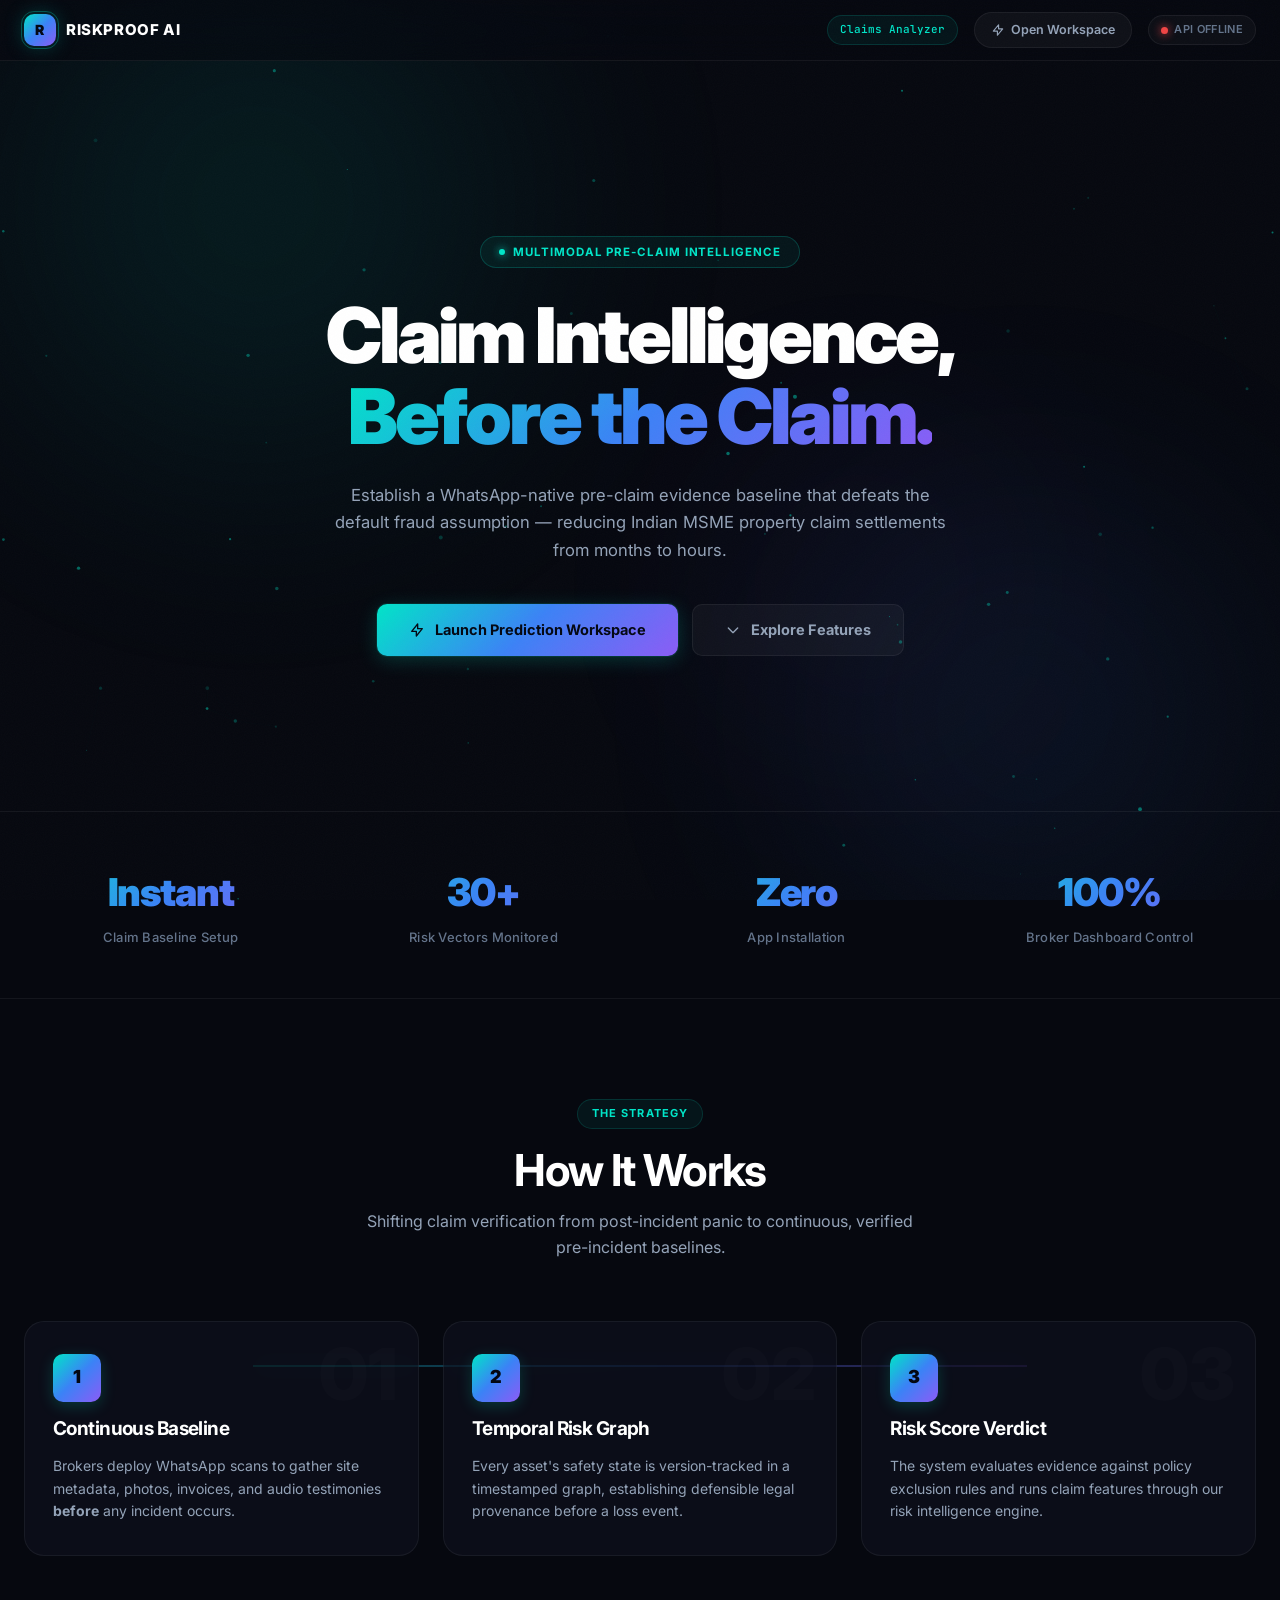
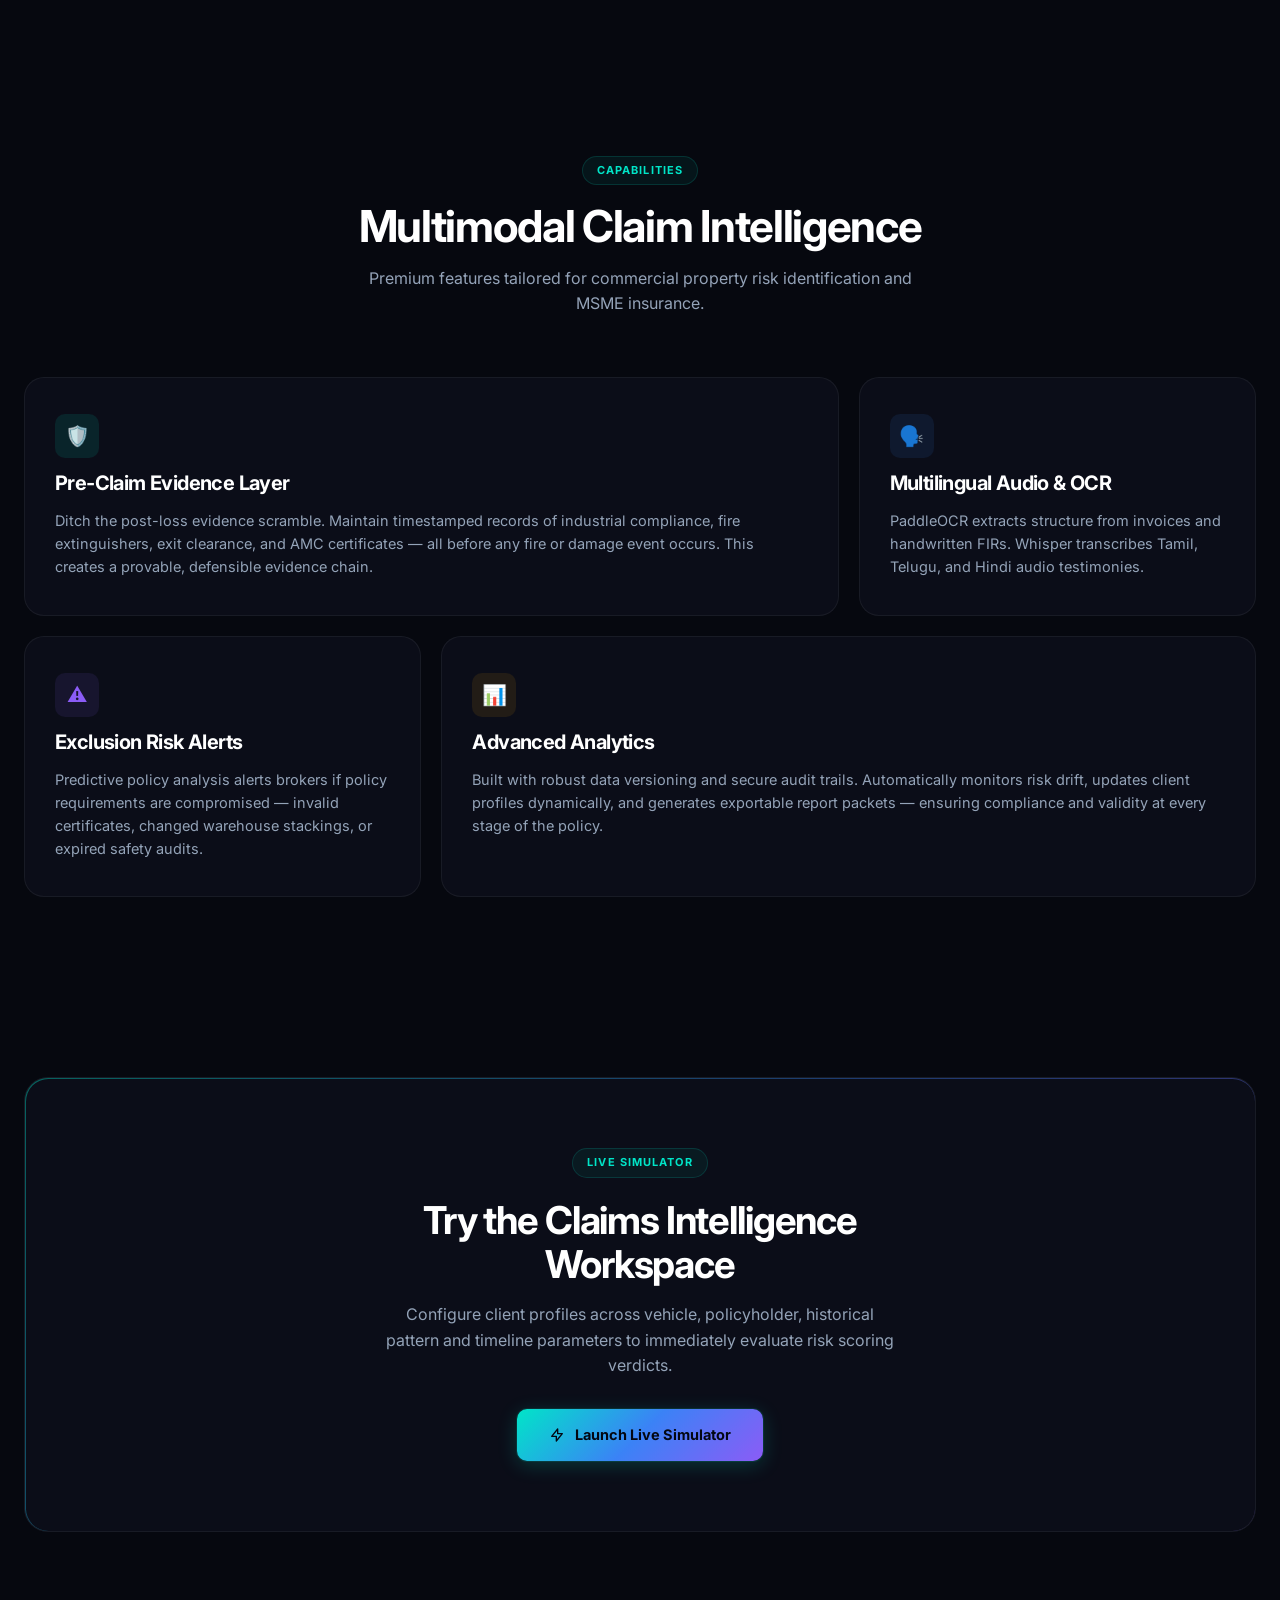
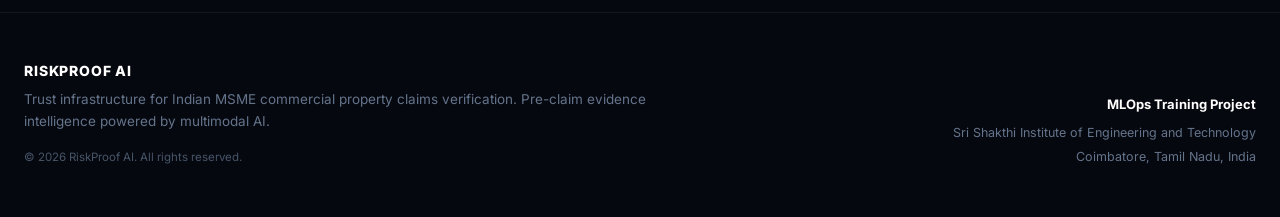
<file: Day 7/cilent/index.html>
<!DOCTYPE html>
<html lang="en">
<head>
  <meta charset="UTF-8" />
  <meta name="viewport" content="width=device-width, initial-scale=1.0" />
  <title>RiskProof AI — Pre-Claim Evidence Intelligence for Indian MSME Insurance</title>
  <meta name="description" content="RiskProof AI is a WhatsApp-native multimodal AI pipeline that transforms how Indian MSME insurance claims are evidenced. Pre-claim intelligence powered by Decision Tree ML models." />
  <link rel="preconnect" href="https://fonts.googleapis.com" />
  <link rel="preconnect" href="https://fonts.gstatic.com" crossorigin />
  <link href="https://fonts.googleapis.com/css2?family=Inter:wght@300;400;500;600;700;800;900&family=JetBrains+Mono:wght@400;500;600&display=swap" rel="stylesheet" />

  <link rel="stylesheet" href="app.css" />
</head>

<body>

  <!-- Ambient gradient mesh background -->
  <div class="ambient-mesh">
    <div class="mesh-orb mesh-orb-1"></div>
    <div class="mesh-orb mesh-orb-2"></div>
    <div class="mesh-orb mesh-orb-3"></div>
  </div>

  <!-- Particle canvas -->
  <canvas id="particleCanvas"></canvas>

  <!-- PAGE WRAPPER -->
  <div class="page-wrapper">

    <!-- ══════════════════════════════════════════════════════════════════════
         NAVIGATION
         ══════════════════════════════════════════════════════════════════════ -->
    <nav class="site-nav">
      <div class="container nav-inner">
        <div class="logo">
          <div class="logo-icon">R</div>
          <span>RiskProof AI</span>
        </div>
        <div class="nav-right">
          <span class="model-pill" id="modelBadge">Claims Analyzer</span>
          <a class="nav-link" id="navToggle" href="#workspace">
            <svg fill="none" viewBox="0 0 24 24" stroke="currentColor" stroke-width="2"><path stroke-linecap="round" stroke-linejoin="round" d="M13 10V3L4 14h7v7l9-11h-7z" /></svg>
            <span>Open Workspace</span>
          </a>
          <div class="status-pill offline" id="apiStatusBadge">
            <span class="status-dot"></span>
            <span class="status-text">Connecting…</span>
          </div>
        </div>
      </div>
    </nav>

    <!-- ══════════════════════════════════════════════════════════════════════
         VIEW A: LANDING PAGE
         ══════════════════════════════════════════════════════════════════════ -->
    <div id="landingView" class="view">

      <!-- HERO -->
      <section class="hero">
        <div class="container" style="display:flex;flex-direction:column;align-items:center;">
          <div class="hero-eyebrow reveal">
            <span class="dot"></span>
            Multimodal Pre-Claim Intelligence
          </div>
          <h1 class="hero-title reveal reveal-delay-1">
            Claim Intelligence,<br />
            <span class="gradient-text">Before the Claim.</span>
          </h1>
          <p class="hero-subtitle reveal reveal-delay-2">
            Establish a WhatsApp-native pre-claim evidence baseline that defeats the default fraud assumption — reducing Indian MSME property claim settlements from months to hours.
          </p>
          <div class="hero-actions reveal reveal-delay-3">
            <a class="btn btn-primary" href="#workspace">
              <svg fill="none" viewBox="0 0 24 24" stroke="currentColor" stroke-width="2"><path stroke-linecap="round" stroke-linejoin="round" d="M13 10V3L4 14h7v7l9-11h-7z" /></svg>
              Launch Prediction Workspace
            </a>
            <a class="btn btn-ghost" href="#features">
              <svg fill="none" viewBox="0 0 24 24" stroke="currentColor" stroke-width="2"><path stroke-linecap="round" stroke-linejoin="round" d="M19 9l-7 7-7-7" /></svg>
              Explore Features
            </a>
          </div>
        </div>
      </section>

      <!-- STATS BAR -->
      <section class="stats-bar reveal">
        <div class="container">
          <div class="stats-grid">
            <div class="stat-item">
              <span class="stat-value">Instant</span>
              <span class="stat-label">Claim Baseline Setup</span>
            </div>
            <div class="stat-item">
              <span class="stat-value">30+</span>
              <span class="stat-label">Risk Vectors Monitored</span>
            </div>
            <div class="stat-item">
              <span class="stat-value">Zero</span>
              <span class="stat-label">App Installation</span>
            </div>
            <div class="stat-item">
              <span class="stat-value">100%</span>
              <span class="stat-label">Broker Dashboard Control</span>
            </div>
          </div>
        </div>
      </section>

      <!-- HOW IT WORKS -->
      <section class="section" id="how-it-works">
        <div class="container">
          <div class="section-header reveal">
            <span class="section-tag">The Strategy</span>
            <h2 class="section-title">How It Works</h2>
            <p class="section-subtitle">Shifting claim verification from post-incident panic to continuous, verified pre-incident baselines.</p>
          </div>
          <div class="timeline-grid">
            <div class="timeline-step reveal reveal-delay-1">
              <div class="step-ghost-num">01</div>
              <div class="step-num">1</div>
              <h3>Continuous Baseline</h3>
              <p>Brokers deploy WhatsApp scans to gather site metadata, photos, invoices, and audio testimonies <strong>before</strong> any incident occurs.</p>
            </div>
            <div class="timeline-step reveal reveal-delay-2">
              <div class="step-ghost-num">02</div>
              <div class="step-num">2</div>
              <h3>Temporal Risk Graph</h3>
              <p>Every asset's safety state is version-tracked in a timestamped graph, establishing defensible legal provenance before a loss event.</p>
            </div>
            <div class="timeline-step reveal reveal-delay-3">
              <div class="step-ghost-num">03</div>
              <div class="step-num">3</div>
              <h3>Risk Score Verdict</h3>
              <p>The system evaluates evidence against policy exclusion rules and runs claim features through our risk intelligence engine.</p>
            </div>
          </div>
        </div>
      </section>

      <!-- FEATURES BENTO -->
      <section class="section" id="features">
        <div class="container">
          <div class="section-header reveal">
            <span class="section-tag">Capabilities</span>
            <h2 class="section-title">Multimodal Claim Intelligence</h2>
            <p class="section-subtitle">Premium features tailored for commercial property risk identification and MSME insurance.</p>
          </div>
          <div class="bento-grid">
            <div class="bento-card span-4 reveal reveal-delay-1">
              <div class="bento-icon teal">🛡️</div>
              <h3>Pre-Claim Evidence Layer</h3>
              <p>Ditch the post-loss evidence scramble. Maintain timestamped records of industrial compliance, fire extinguishers, exit clearance, and AMC certificates — all before any fire or damage event occurs. This creates a provable, defensible evidence chain.</p>
            </div>
            <div class="bento-card span-2 reveal reveal-delay-2">
              <div class="bento-icon blue">🗣️</div>
              <h3>Multilingual Audio & OCR</h3>
              <p>PaddleOCR extracts structure from invoices and handwritten FIRs. Whisper transcribes Tamil, Telugu, and Hindi audio testimonies.</p>
            </div>
            <div class="bento-card span-2 reveal reveal-delay-1">
              <div class="bento-icon violet">⚠️</div>
              <h3>Exclusion Risk Alerts</h3>
              <p>Predictive policy analysis alerts brokers if policy requirements are compromised — invalid certificates, changed warehouse stackings, or expired safety audits.</p>
            </div>
            <div class="bento-card span-4 reveal reveal-delay-2">
              <div class="bento-icon gold">📊</div>
              <h3>Advanced Analytics</h3>
              <p>Built with robust data versioning and secure audit trails. Automatically monitors risk drift, updates client profiles dynamically, and generates exportable report packets — ensuring compliance and validity at every stage of the policy.</p>
            </div>
          </div>
        </div>
      </section>

      <!-- CTA -->
      <section class="cta-section reveal">
        <div class="container">
          <div class="cta-banner">
            <span class="section-tag" style="margin-bottom:20px;">Live Simulator</span>
            <h2>Try the Claims Intelligence Workspace</h2>
            <p>Configure client profiles across vehicle, policyholder, historical pattern and timeline parameters to immediately evaluate risk scoring verdicts.</p>
            <a class="btn btn-primary" href="#workspace">
              <svg fill="none" viewBox="0 0 24 24" stroke="currentColor" stroke-width="2"><path stroke-linecap="round" stroke-linejoin="round" d="M13 10V3L4 14h7v7l9-11h-7z" /></svg>
              Launch Live Simulator
            </a>
          </div>
        </div>
      </section>

      <!-- FOOTER -->
      <footer class="site-footer">
        <div class="container">
          <div class="footer-grid">
            <div class="footer-brand">
              <h4>RiskProof AI</h4>
              <p>Trust infrastructure for Indian MSME commercial property claims verification. Pre-claim evidence intelligence powered by multimodal AI.</p>
              <p class="copyright">&copy; 2026 RiskProof AI. All rights reserved.</p>
            </div>
            <div class="footer-academic">
              <strong>MLOps Training Project</strong>
              <span>Sri Shakthi Institute of Engineering and Technology</span>
              <span>Coimbatore, Tamil Nadu, India</span>
            </div>
          </div>
        </div>
      </footer>

    </div><!-- /landingView -->


    <!-- ══════════════════════════════════════════════════════════════════════
         VIEW B: PREDICTION WORKSPACE
         ══════════════════════════════════════════════════════════════════════ -->
    <div id="workspaceView" class="view hidden">
      <div class="container">
        <div class="workspace-layout">

          <!-- LEFT: Form Panel -->
          <section class="form-panel">
            <div class="ws-header">
              <h1>Claim Intelligence Workspace</h1>
              <p>Configure client claim parameters below to run the risk classification engine.</p>
            </div>

            <form id="riskForm">

              <!-- Section 1: Vehicle Information -->
              <div class="accordion-card expanded" id="section-vehicle">
                <div class="accordion-trigger">
                  <div class="accordion-trigger-left">
                    <span class="accordion-icon">🚗</span>
                    <h3>Vehicle Information</h3>
                  </div>
                  <svg class="accordion-chevron" fill="none" viewBox="0 0 24 24" stroke="currentColor"><path stroke-linecap="round" stroke-linejoin="round" stroke-width="2.5" d="M19 9l-7 7-7-7" /></svg>
                </div>
                <div class="accordion-body">
                  <div class="fields-grid">
                    <div class="field">
                      <span class="field-label">Vehicle Make</span>
                      <select id="Make" name="Make" class="field-select"></select>
                    </div>
                    <div class="field">
                      <span class="field-label">Vehicle Category</span>
                      <select id="VehicleCategory" name="VehicleCategory" class="field-select"></select>
                    </div>
                    <div class="field">
                      <span class="field-label">Vehicle Age</span>
                      <select id="AgeOfVehicle" name="AgeOfVehicle" class="field-select"></select>
                    </div>
                    <div class="field">
                      <span class="field-label">Vehicle Price Class</span>
                      <select id="VehiclePrice" name="VehiclePrice" class="field-select"></select>
                    </div>
                    <div class="field">
                      <span class="field-label">Vehicles Insured</span>
                      <select id="NumberOfCars" name="NumberOfCars" class="field-select"></select>
                    </div>
                    <div class="field">
                      <span class="field-label">Deductible Limit</span>
                      <select id="Deductible" name="Deductible" class="field-select"></select>
                    </div>
                  </div>
                </div>
              </div>

              <!-- Section 2: Policy Holder Profile -->
              <div class="accordion-card" id="section-holder">
                <div class="accordion-trigger">
                  <div class="accordion-trigger-left">
                    <span class="accordion-icon">👤</span>
                    <h3>Policy Holder Profile</h3>
                  </div>
                  <svg class="accordion-chevron" fill="none" viewBox="0 0 24 24" stroke="currentColor"><path stroke-linecap="round" stroke-linejoin="round" stroke-width="2.5" d="M19 9l-7 7-7-7" /></svg>
                </div>
                <div class="accordion-body">
                  <div class="fields-grid">
                    <div class="field">
                      <span class="field-label">Exact Age</span>
                      <input id="Age" name="Age" type="number" min="16" max="90" value="35" class="field-input" />
                    </div>
                    <div class="field">
                      <span class="field-label">Age Bracket</span>
                      <select id="AgeOfPolicyHolder" name="AgeOfPolicyHolder" class="field-select"></select>
                    </div>
                    <div class="field">
                      <span class="field-label">Sex</span>
                      <select id="Sex" name="Sex" class="field-select"></select>
                    </div>
                    <div class="field">
                      <span class="field-label">Marital Status</span>
                      <select id="MaritalStatus" name="MaritalStatus" class="field-select"></select>
                    </div>
                    <div class="field">
                      <span class="field-label">Driver Rating</span>
                      <select id="DriverRating" name="DriverRating" class="field-select"></select>
                    </div>
                  </div>
                </div>
              </div>

              <!-- Section 3: Claim Specifications -->
              <div class="accordion-card" id="section-claim">
                <div class="accordion-trigger">
                  <div class="accordion-trigger-left">
                    <span class="accordion-icon">📋</span>
                    <h3>Claim Specifications</h3>
                  </div>
                  <svg class="accordion-chevron" fill="none" viewBox="0 0 24 24" stroke="currentColor"><path stroke-linecap="round" stroke-linejoin="round" stroke-width="2.5" d="M19 9l-7 7-7-7" /></svg>
                </div>
                <div class="accordion-body">
                  <div class="fields-grid">
                    <div class="field">
                      <span class="field-label">Expressed Fault</span>
                      <select id="Fault" name="Fault" class="field-select"></select>
                    </div>
                    <div class="field">
                      <span class="field-label">Policy Type</span>
                      <select id="PolicyType" name="PolicyType" class="field-select"></select>
                    </div>
                    <div class="field">
                      <span class="field-label">Accident Area</span>
                      <select id="AccidentArea" name="AccidentArea" class="field-select"></select>
                    </div>
                    <div class="field">
                      <span class="field-label">Police Report Filed</span>
                      <select id="PoliceReportFiled" name="PoliceReportFiled" class="field-select"></select>
                    </div>
                    <div class="field">
                      <span class="field-label">Witness Present</span>
                      <select id="WitnessPresent" name="WitnessPresent" class="field-select"></select>
                    </div>
                    <div class="field">
                      <span class="field-label">Agent Type</span>
                      <select id="AgentType" name="AgentType" class="field-select"></select>
                    </div>
                  </div>
                </div>
              </div>

              <!-- Section 4: Historical Context & Timeline -->
              <div class="accordion-card" id="section-history">
                <div class="accordion-trigger">
                  <div class="accordion-trigger-left">
                    <span class="accordion-icon">📊</span>
                    <h3>Historical Context & Timeline</h3>
                  </div>
                  <svg class="accordion-chevron" fill="none" viewBox="0 0 24 24" stroke="currentColor"><path stroke-linecap="round" stroke-linejoin="round" stroke-width="2.5" d="M19 9l-7 7-7-7" /></svg>
                </div>
                <div class="accordion-body">
                  <div class="fields-grid">
                    <div class="field">
                      <span class="field-label">Past Claims Filed</span>
                      <select id="PastNumberOfClaims" name="PastNumberOfClaims" class="field-select"></select>
                    </div>
                    <div class="field">
                      <span class="field-label">Supplements Added</span>
                      <select id="NumberOfSuppliments" name="NumberOfSuppliments" class="field-select"></select>
                    </div>
                    <div class="field">
                      <span class="field-label">Address Change</span>
                      <select id="AddressChange_Claim" name="AddressChange_Claim" class="field-select"></select>
                    </div>
                    <div class="field">
                      <span class="field-label">Days: Policy → Accident</span>
                      <select id="Days_Policy_Accident" name="Days_Policy_Accident" class="field-select"></select>
                    </div>
                    <div class="field">
                      <span class="field-label">Days: Policy → Claim</span>
                      <select id="Days_Policy_Claim" name="Days_Policy_Claim" class="field-select"></select>
                    </div>
                    <div class="field">
                      <span class="field-label">Policy Year</span>
                      <select id="Year" name="Year" class="field-select"></select>
                    </div>
                    <div class="field">
                      <span class="field-label">Accident Month</span>
                      <select id="Month" name="Month" class="field-select"></select>
                    </div>
                    <div class="field">
                      <span class="field-label">Week of Month</span>
                      <input id="WeekOfMonth" name="WeekOfMonth" type="number" min="1" max="5" value="3" class="field-input" />
                    </div>
                    <div class="field">
                      <span class="field-label">Day of Week</span>
                      <select id="DayOfWeek" name="DayOfWeek" class="field-select"></select>
                    </div>
                    <div class="field">
                      <span class="field-label">Claim Month</span>
                      <select id="MonthClaimed" name="MonthClaimed" class="field-select"></select>
                    </div>
                    <div class="field">
                      <span class="field-label">Claim Week</span>
                      <input id="WeekOfMonthClaimed" name="WeekOfMonthClaimed" type="number" min="1" max="5" value="3" class="field-input" />
                    </div>
                    <div class="field">
                      <span class="field-label">Claim Day</span>
                      <select id="DayOfWeekClaimed" name="DayOfWeekClaimed" class="field-select"></select>
                    </div>
                  </div>
                </div>
              </div>

              <!-- Submit -->
              <div class="form-actions">
                <button class="btn btn-primary btn-submit" type="submit" id="submitBtn">
                  <span class="btn-spinner"></span>
                  <svg fill="none" viewBox="0 0 24 24" stroke="currentColor" stroke-width="2" style="width:16px;height:16px"><path stroke-linecap="round" stroke-linejoin="round" d="M13 10V3L4 14h7v7l9-11h-7z" /></svg>
                  Analyze Risk Score
                </button>
                <button class="btn btn-ghost" type="button" id="resetBtn">Reset</button>
              </div>

            </form>
          </section>

          <!-- RIGHT: Result Panel -->
          <aside class="result-panel">
            <div class="result-header">
              <h2>Model Analysis</h2>
            </div>

            <!-- Empty State -->
            <div id="resultState" class="empty-state">
              <svg fill="none" stroke="currentColor" stroke-width="1.5" viewBox="0 0 24 24">
                <path stroke-linecap="round" stroke-linejoin="round" d="M9.75 17L9 20l-1 1h8l-1-1-.75-3M3 13h18M5 17h14a2 2 0 002-2V5a2 2 0 00-2-2H5a2 2 0 00-2 2v10a2 2 0 002 2z" />
              </svg>
              <p>Configure the claim profile inputs and analyze risk score details.</p>
            </div>

            <!-- Result Card (hidden initially) -->
            <div id="resultCard" class="result-card hidden">
              <!-- Gauge -->
              <div class="gauge-wrap">
                <svg class="gauge-svg" viewBox="0 0 200 200">
                  <path class="gauge-track" d="M 10,100 A 90,90 0 0,1 190,100" />
                  <path class="gauge-fill" id="gaugeFill" d="M 10,100 A 90,90 0 0,1 190,100" />
                </svg>
                <div class="gauge-labels">
                  <span class="gauge-value" id="gaugeScoreValue">0%</span>
                  <span class="gauge-label">Risk Probability</span>
                </div>
              </div>

              <!-- Verdict -->
              <div class="verdict-badge low" id="riskVerdictBadge">Low-Risk Claim</div>

              <!-- Metrics -->
              <div class="metrics-row">
                <div class="metric-card">
                  <small>Assessment</small>
                  <strong id="valPrediction">-</strong>
                </div>
                <div class="metric-card">
                  <small>Risk Level</small>
                  <strong id="valRiskLevel">-</strong>
                </div>
                <div class="metric-card">
                  <small>Deductible</small>
                  <strong id="valDeductible">-</strong>
                </div>
              </div>

              <!-- Recommendation -->
              <div class="rec-box" id="recommendationBox">
                <h4>Broker Recommendation</h4>
                <p class="rec-text">-</p>
              </div>

              <!-- Export -->
              <button class="btn-export" type="button" id="exportBtn">
                ↓ Export Report Summary
              </button>
            </div>
          </aside>

        </div>
      </div>
    </div><!-- /workspaceView -->

  </div><!-- /page-wrapper -->


  <!-- ══════════════════════════════════════════════════════════════════════
       JAVASCRIPT ENGINE
       ══════════════════════════════════════════════════════════════════════ -->
  <script src="app.js" defer></script>

</body>
</html>
</file>
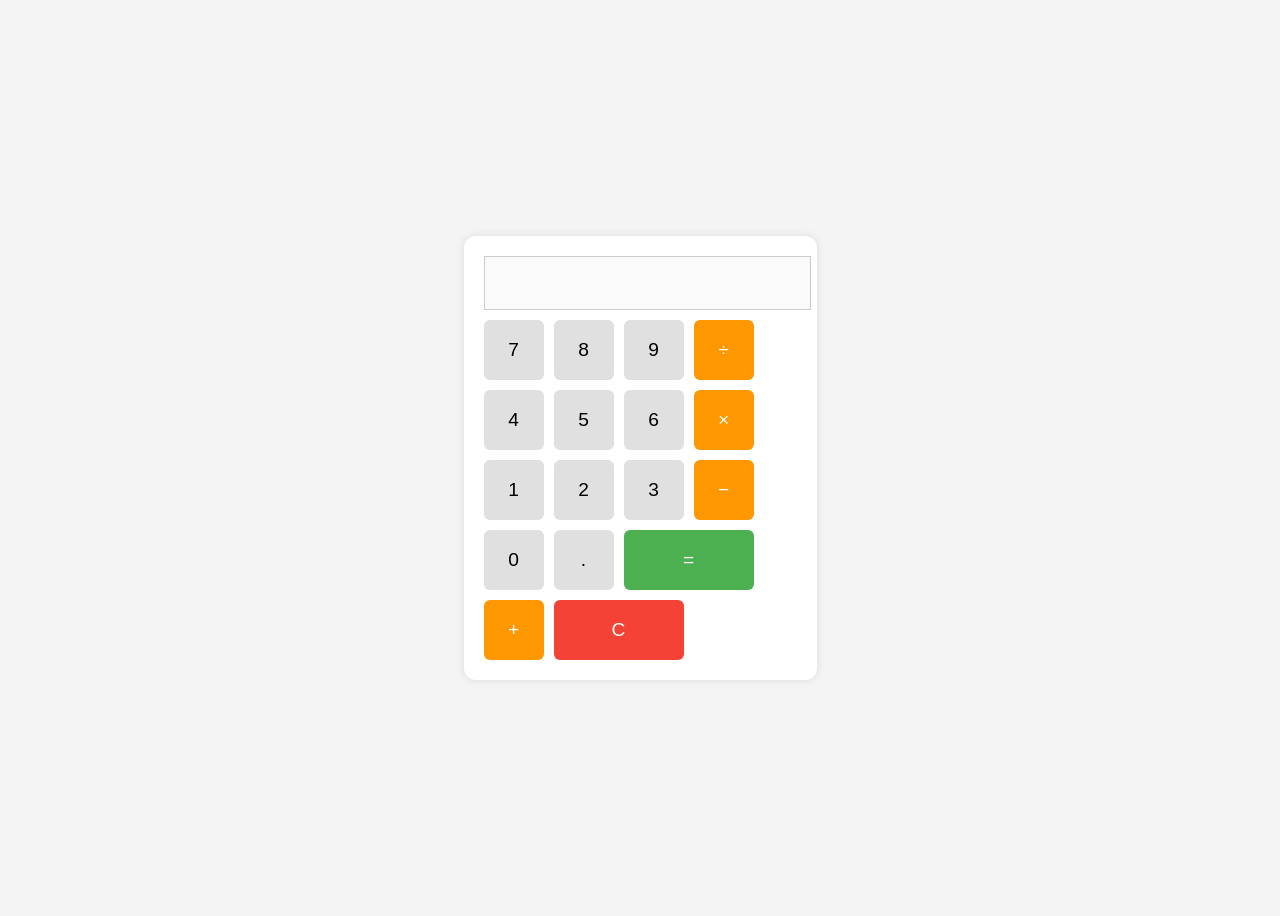
<file: Day 11/calculator.html>
<!doctype html>
<html lang="en">
  <head>
    <meta charset="UTF-8" />
    <meta name="viewport" content="width=device-width, initial-scale=1.0" />
    <title>Simple Calculator</title>
    <style>
      body {
        font-family: Arial, sans-serif;
        background: #f4f4f4;
        display: flex;
        justify-content: center;
        align-items: center;
        height: 100vh;
      }
      .calculator {
        background: white;
        padding: 20px;
        border-radius: 12px;
        box-shadow: 0 0 10px rgba(0, 0, 0, 0.1);
      }
      #result {
        width: 100%;
        height: 50px;
        font-size: 1.5rem;
        text-align: right;
        padding-right: 10px;
        margin-bottom: 10px;
        border: 1px solid #ccc;
      }
      .buttons {
        display: grid;
        grid-template-columns: repeat(4, 60px);
        gap: 10px;
      }
      .buttons button {
        height: 60px;
        font-size: 1.2rem;
        border: none;
        border-radius: 6px;
        background: #e0e0e0;
        cursor: pointer;
      }
      .buttons button.operator {
        background: #ff9800;
        color: white;
      }
      .buttons button.equal {
        background: #4caf50;
        color: white;
        grid-column: span 2;
      }
      .buttons button.clear {
        background: #f44336;
        color: white;
        grid-column: span 2;
      }
    </style>
  </head>
  <body>
    <div class="calculator">
      <input type="text" id="result" disabled />
      <div class="buttons">
        <button onclick="appendValue('7')">7</button>
        <button onclick="appendValue('8')">8</button>
        <button onclick="appendValue('9')">9</button>
        <button class="operator" onclick="appendValue('/')">÷</button>

        <button onclick="appendValue('4')">4</button>
        <button onclick="appendValue('5')">5</button>
        <button onclick="appendValue('6')">6</button>
        <button class="operator" onclick="appendValue('*')">×</button>

        <button onclick="appendValue('1')">1</button>
        <button onclick="appendValue('2')">2</button>
        <button onclick="appendValue('3')">3</button>
        <button class="operator" onclick="appendValue('-')">−</button>

        <button onclick="appendValue('0')">0</button>
        <button onclick="appendValue('.')">.</button>
        <button class="equal" onclick="calculate()">=</button>
        <button class="operator" onclick="appendValue('+')">+</button>

        <button class="clear" onclick="clearResult()">C</button>
      </div>
    </div>

    <script>
      // Get the result input element to manipulate its value
      const result = document.getElementById("result");
      // Function to append a value (number or operator) to the result input
      function appendValue(val) {
        result.value += val;
      }

      // Function to evaluate the expression in the result input and display the result
      function calculate() {
        try {
          result.value = eval(result.value);
        } catch {
          result.value = "Error";
        }
      }

      // Function to clear the result input
      function clearResult() {
        result.value = "";
      }
    </script>
  </body>
</html>
</file>
<file: Day 7/cilent/app.css>
/* ========================================================================
       DESIGN SYSTEM — Tokens & Reset
       ======================================================================== */
    *, *::before, *::after { box-sizing: border-box; margin: 0; padding: 0; }

    :root {
      /* Palette */
      --bg-deep: #06080f;
      --bg-surface: #0c0f1a;
      --bg-card: rgba(14, 17, 30, 0.65);
      --bg-card-hover: rgba(20, 24, 42, 0.75);
      --bg-input: rgba(0, 0, 0, 0.4);
      --border-subtle: rgba(255, 255, 255, 0.06);
      --border-medium: rgba(255, 255, 255, 0.1);
      --border-accent: rgba(0, 230, 200, 0.3);

      /* Accent System */
      --accent-primary: #00e5c8;
      --accent-blue: #3b82f6;
      --accent-violet: #8b5cf6;
      --accent-gold: #f59e0b;
      --gradient-main: linear-gradient(135deg, #00e5c8 0%, #3b82f6 50%, #8b5cf6 100%);
      --gradient-warm: linear-gradient(135deg, #f59e0b 0%, #ef4444 100%);
      --gradient-cool: linear-gradient(135deg, #00e5c8 0%, #06b6d4 100%);
      --glow-accent: rgba(0, 229, 200, 0.15);
      --glow-blue: rgba(59, 130, 246, 0.12);

      /* Text */
      --text-primary: #f1f5f9;
      --text-secondary: #94a3b8;
      --text-muted: #64748b;
      --text-dim: #475569;

      /* Semantic */
      --success: #10b981;
      --success-glow: rgba(16, 185, 129, 0.15);
      --danger: #ef4444;
      --danger-glow: rgba(239, 68, 68, 0.15);
      --warning: #f59e0b;

      /* Typography */
      --font-sans: 'Inter', -apple-system, BlinkMacSystemFont, 'Segoe UI', sans-serif;
      --font-mono: 'JetBrains Mono', 'Fira Code', monospace;

      /* Spacing & Radius */
      --radius-xs: 6px;
      --radius-sm: 10px;
      --radius-md: 14px;
      --radius-lg: 20px;
      --radius-xl: 24px;
      --radius-full: 9999px;

      /* Shadows */
      --shadow-sm: 0 2px 8px rgba(0, 0, 0, 0.3);
      --shadow-md: 0 8px 30px rgba(0, 0, 0, 0.4);
      --shadow-lg: 0 20px 60px rgba(0, 0, 0, 0.5);
      --shadow-glow: 0 0 40px rgba(0, 229, 200, 0.12);

      /* Transitions */
      --ease-out-expo: cubic-bezier(0.16, 1, 0.3, 1);
      --ease-spring: cubic-bezier(0.34, 1.56, 0.64, 1);
      --transition-fast: 0.2s var(--ease-out-expo);
      --transition-base: 0.35s var(--ease-out-expo);
      --transition-slow: 0.6s var(--ease-out-expo);
    }

    html { scroll-behavior: smooth; background: var(--bg-deep); }

    body {
      background: var(--bg-deep);
      color: var(--text-primary);
      font-family: var(--font-sans);
      line-height: 1.6;
      min-height: 100vh;
      overflow-x: hidden;
      -webkit-font-smoothing: antialiased;
      -moz-osx-font-smoothing: grayscale;
    }

    /* Noise texture overlay */
    body::after {
      content: '';
      position: fixed;
      inset: 0;
      background-image: url("data:image/svg+xml,%3Csvg xmlns='http://www.w3.org/2000/svg' width='300' height='300'%3E%3Cfilter id='n'%3E%3CfeTurbulence type='fractalNoise' baseFrequency='0.9' numOctaves='4' stitchTiles='stitch'/%3E%3C/filter%3E%3Crect width='300' height='300' filter='url(%23n)' opacity='0.025'/%3E%3C/svg%3E");
      pointer-events: none;
      z-index: 9999;
    }

    /* Scrollbar */
    ::-webkit-scrollbar { width: 6px; }
    ::-webkit-scrollbar-track { background: transparent; }
    ::-webkit-scrollbar-thumb { background: rgba(255, 255, 255, 0.08); border-radius: 100px; }
    ::-webkit-scrollbar-thumb:hover { background: rgba(0, 229, 200, 0.3); }

    /* Typography */
    h1, h2, h3, h4, h5, h6 {
      font-family: var(--font-sans);
      font-weight: 700;
      letter-spacing: -0.03em;
      color: #fff;
      line-height: 1.15;
    }

    a { color: var(--accent-primary); text-decoration: none; transition: var(--transition-fast); }
    a:hover { color: #fff; }

    /* ========================================================================
       PARTICLE CANVAS
       ======================================================================== */
    #particleCanvas {
      position: fixed;
      top: 0; left: 0;
      width: 100%; height: 100%;
      z-index: 0;
      pointer-events: none;
    }

    /* Ambient gradient mesh — fixed behind content */
    .ambient-mesh {
      position: fixed;
      inset: 0;
      z-index: 0;
      pointer-events: none;
      overflow: hidden;
    }

    .mesh-orb {
      position: absolute;
      border-radius: 50%;
      filter: blur(120px);
      opacity: 0.12;
      animation: meshFloat 30s ease-in-out infinite alternate;
    }

    .mesh-orb-1 {
      width: 60vw; height: 60vw;
      top: -20%; left: -10%;
      background: radial-gradient(circle, var(--accent-primary), transparent 70%);
    }

    .mesh-orb-2 {
      width: 50vw; height: 50vw;
      bottom: -15%; right: -5%;
      background: radial-gradient(circle, var(--accent-blue), transparent 70%);
      animation-delay: -10s;
      animation-direction: alternate-reverse;
    }

    .mesh-orb-3 {
      width: 35vw; height: 35vw;
      top: 40%; left: 50%;
      background: radial-gradient(circle, var(--accent-violet), transparent 70%);
      opacity: 0.07;
      animation-delay: -20s;
    }

    @keyframes meshFloat {
      0% { transform: translate(0, 0) scale(1); }
      33% { transform: translate(3%, 5%) scale(1.05); }
      66% { transform: translate(-4%, 2%) scale(0.97); }
      100% { transform: translate(2%, -3%) scale(1.02); }
    }

    /* ========================================================================
       LAYOUT SHELL
       ======================================================================== */
    .page-wrapper {
      position: relative;
      z-index: 1;
    }

    .container {
      width: min(1280px, calc(100% - 48px));
      margin: 0 auto;
    }

    .hidden { display: none !important; }

    /* ========================================================================
       TOP NAVIGATION
       ======================================================================== */
    .site-nav {
      position: sticky;
      top: 0;
      z-index: 100;
      padding: 12px 0;
      background: rgba(6, 8, 15, 0.7);
      backdrop-filter: blur(20px) saturate(1.4);
      -webkit-backdrop-filter: blur(20px) saturate(1.4);
      border-bottom: 1px solid var(--border-subtle);
    }

    .nav-inner {
      display: flex;
      align-items: center;
      justify-content: space-between;
      gap: 20px;
    }

    /* Logo */
    .logo {
      display: flex;
      align-items: center;
      gap: 10px;
      font-weight: 800;
      font-size: 15px;
      letter-spacing: 0.04em;
      text-transform: uppercase;
      color: #fff;
      cursor: default;
    }

    .logo-icon {
      position: relative;
      width: 32px; height: 32px;
      border-radius: var(--radius-sm);
      background: var(--gradient-main);
      display: flex;
      align-items: center;
      justify-content: center;
      font-size: 14px;
      font-weight: 900;
      color: #030712;
      box-shadow: 0 0 20px rgba(0, 229, 200, 0.25);
    }

    .logo-icon::after {
      content: '';
      position: absolute;
      inset: -3px;
      border-radius: calc(var(--radius-sm) + 3px);
      border: 1.5px solid rgba(0, 229, 200, 0.3);
      animation: logoPulse 3s ease-in-out infinite;
    }

    @keyframes logoPulse {
      0%, 100% { opacity: 0.4; transform: scale(1); }
      50% { opacity: 0.8; transform: scale(1.06); }
    }

    /* Nav right */
    .nav-right {
      display: flex;
      align-items: center;
      gap: 16px;
    }

    .nav-link {
      display: inline-flex;
      align-items: center;
      gap: 6px;
      padding: 7px 16px;
      border-radius: var(--radius-full);
      font-size: 12.5px;
      font-weight: 600;
      color: var(--text-secondary);
      background: rgba(255, 255, 255, 0.04);
      border: 1px solid var(--border-subtle);
      transition: var(--transition-fast);
      cursor: pointer;
      text-decoration: none;
    }

    .nav-link:hover {
      background: rgba(255, 255, 255, 0.08);
      color: #fff;
      border-color: var(--border-medium);
    }

    .nav-link svg { width: 14px; height: 14px; }

    /* Status badge */
    .status-pill {
      display: inline-flex;
      align-items: center;
      gap: 6px;
      padding: 5px 12px;
      border-radius: var(--radius-full);
      font-size: 11px;
      font-weight: 600;
      letter-spacing: 0.03em;
      text-transform: uppercase;
      background: rgba(255, 255, 255, 0.03);
      border: 1px solid var(--border-subtle);
      color: var(--text-muted);
    }

    .status-dot {
      width: 7px; height: 7px;
      border-radius: 50%;
      background: var(--text-muted);
      transition: var(--transition-base);
    }

    .status-pill.online .status-dot {
      background: var(--success);
      box-shadow: 0 0 8px var(--success);
    }

    .status-pill.offline .status-dot {
      background: var(--danger);
      box-shadow: 0 0 8px var(--danger);
    }

    /* Model badge */
    .model-pill {
      display: none;
      padding: 5px 12px;
      border-radius: var(--radius-full);
      font-family: var(--font-mono);
      font-size: 11px;
      font-weight: 500;
      color: var(--accent-primary);
      background: rgba(0, 229, 200, 0.06);
      border: 1px solid rgba(0, 229, 200, 0.15);
    }

    @media (min-width: 768px) {
      .model-pill { display: inline-flex; }
    }

    /* ========================================================================
       VIEW TRANSITIONS
       ======================================================================== */
    .view {
      animation: viewEnter 0.5s var(--ease-out-expo) both;
    }

    @keyframes viewEnter {
      from { opacity: 0; transform: translateY(16px); }
      to { opacity: 1; transform: translateY(0); }
    }

    /* ========================================================================
       SCROLL REVEAL SYSTEM
       ======================================================================== */
    .reveal {
      opacity: 0;
      transform: translateY(40px);
      transition: opacity 0.9s var(--ease-out-expo), transform 0.9s var(--ease-out-expo);
    }

    .reveal.visible {
      opacity: 1;
      transform: translateY(0);
    }

    .reveal-delay-1 { transition-delay: 0.1s; }
    .reveal-delay-2 { transition-delay: 0.2s; }
    .reveal-delay-3 { transition-delay: 0.3s; }
    .reveal-delay-4 { transition-delay: 0.4s; }

    /* ========================================================================
       HERO SECTION
       ======================================================================== */
    .hero {
      min-height: calc(90vh - 60px);
      display: flex;
      flex-direction: column;
      justify-content: center;
      align-items: center;
      text-align: center;
      padding: 80px 0 60px;
      position: relative;
    }

    .hero-eyebrow {
      display: inline-flex;
      align-items: center;
      gap: 8px;
      padding: 6px 18px;
      border-radius: var(--radius-full);
      font-size: 11.5px;
      font-weight: 700;
      letter-spacing: 0.08em;
      text-transform: uppercase;
      color: var(--accent-primary);
      background: rgba(0, 229, 200, 0.06);
      border: 1px solid rgba(0, 229, 200, 0.2);
      margin-bottom: 28px;
    }

    .hero-eyebrow .dot {
      width: 6px; height: 6px;
      border-radius: 50%;
      background: var(--accent-primary);
      box-shadow: 0 0 8px var(--accent-primary);
      animation: dotBlink 2s ease-in-out infinite;
    }

    @keyframes dotBlink {
      0%, 100% { opacity: 1; }
      50% { opacity: 0.3; }
    }

    .hero-title {
      font-size: clamp(42px, 6vw, 78px);
      font-weight: 900;
      letter-spacing: -0.04em;
      line-height: 1.05;
      max-width: 900px;
      margin-bottom: 24px;
    }

    .hero-title .gradient-text {
      background: var(--gradient-main);
      -webkit-background-clip: text;
      -webkit-text-fill-color: transparent;
      background-clip: text;
    }

    .hero-subtitle {
      font-size: clamp(16px, 1.3vw, 20px);
      line-height: 1.65;
      color: var(--text-secondary);
      max-width: 620px;
      margin-bottom: 40px;
    }

    .hero-actions {
      display: flex;
      gap: 14px;
      flex-wrap: wrap;
      justify-content: center;
    }

    /* Buttons */
    .btn {
      display: inline-flex;
      align-items: center;
      justify-content: center;
      gap: 10px;
      padding: 0 32px;
      height: 52px;
      border-radius: var(--radius-sm);
      font-size: 14.5px;
      font-weight: 700;
      cursor: pointer;
      border: none;
      outline: none;
      transition: all 0.3s var(--ease-out-expo);
      text-decoration: none;
      position: relative;
      overflow: hidden;
    }

    .btn-primary {
      background: var(--gradient-main);
      color: #030712;
      box-shadow: 0 4px 20px rgba(0, 229, 200, 0.2), 0 0 0 1px rgba(0, 229, 200, 0.1);
    }

    .btn-primary::before {
      content: '';
      position: absolute;
      inset: 0;
      background: linear-gradient(135deg, rgba(255,255,255,0.2) 0%, transparent 50%);
      opacity: 0;
      transition: opacity 0.3s;
    }

    .btn-primary:hover {
      transform: translateY(-2px);
      box-shadow: 0 8px 30px rgba(0, 229, 200, 0.35), 0 0 60px rgba(0, 229, 200, 0.1);
    }

    .btn-primary:hover::before { opacity: 1; }

    .btn-ghost {
      background: rgba(255, 255, 255, 0.04);
      color: var(--text-secondary);
      border: 1px solid var(--border-subtle);
    }

    .btn-ghost:hover {
      background: rgba(255, 255, 255, 0.08);
      color: #fff;
      border-color: var(--border-medium);
    }

    .btn svg { width: 16px; height: 16px; }

    /* ========================================================================
       STATS COUNTER BAR
       ======================================================================== */
    .stats-bar {
      padding: 50px 0;
      border-top: 1px solid var(--border-subtle);
      border-bottom: 1px solid var(--border-subtle);
    }

    .stats-grid {
      display: grid;
      grid-template-columns: repeat(4, 1fr);
      gap: 20px;
      text-align: center;
    }

    .stat-item {
      display: flex;
      flex-direction: column;
      gap: 4px;
    }

    .stat-value {
      font-family: var(--font-sans);
      font-size: clamp(28px, 3vw, 42px);
      font-weight: 900;
      letter-spacing: -0.03em;
      background: var(--gradient-main);
      -webkit-background-clip: text;
      -webkit-text-fill-color: transparent;
      background-clip: text;
    }

    .stat-label {
      font-size: 13px;
      font-weight: 500;
      color: var(--text-muted);
      letter-spacing: 0.02em;
    }

    /* ========================================================================
       SECTION HEADINGS
       ======================================================================== */
    .section { padding: 100px 0; }

    .section-header {
      text-align: center;
      margin-bottom: 60px;
    }

    .section-tag {
      display: inline-flex;
      align-items: center;
      gap: 6px;
      padding: 5px 14px;
      border-radius: var(--radius-full);
      font-size: 11px;
      font-weight: 700;
      letter-spacing: 0.1em;
      text-transform: uppercase;
      color: var(--accent-primary);
      background: rgba(0, 229, 200, 0.06);
      border: 1px solid rgba(0, 229, 200, 0.15);
      margin-bottom: 16px;
    }

    .section-title {
      font-size: clamp(28px, 3.5vw, 44px);
      margin-bottom: 14px;
    }

    .section-subtitle {
      font-size: 16px;
      color: var(--text-secondary);
      max-width: 550px;
      margin: 0 auto;
    }

    /* ========================================================================
       HOW IT WORKS — TIMELINE
       ======================================================================== */
    .timeline-grid {
      display: grid;
      grid-template-columns: repeat(3, 1fr);
      gap: 24px;
      position: relative;
    }

    /* Connecting line */
    .timeline-grid::before {
      content: '';
      position: absolute;
      top: 44px;
      left: calc(16.66% + 24px);
      right: calc(16.66% + 24px);
      height: 2px;
      background: linear-gradient(90deg, var(--accent-primary), var(--accent-blue), var(--accent-violet));
      opacity: 0.3;
      z-index: 0;
    }

    .timeline-step {
      position: relative;
      z-index: 1;
      background: var(--bg-card);
      backdrop-filter: blur(12px);
      border: 1px solid var(--border-subtle);
      border-radius: var(--radius-lg);
      padding: 32px 28px;
      display: flex;
      flex-direction: column;
      gap: 16px;
      transition: all 0.4s var(--ease-out-expo);
    }

    .timeline-step:hover {
      border-color: var(--border-accent);
      transform: translateY(-4px);
      box-shadow: var(--shadow-md), 0 0 30px rgba(0, 229, 200, 0.06);
    }

    .step-num {
      width: 48px; height: 48px;
      border-radius: var(--radius-sm);
      background: var(--gradient-main);
      display: flex;
      align-items: center;
      justify-content: center;
      font-weight: 900;
      font-size: 18px;
      color: #030712;
      box-shadow: 0 4px 15px rgba(0, 229, 200, 0.2);
    }

    .timeline-step h3 {
      font-size: 19px;
      font-weight: 700;
    }

    .timeline-step p {
      font-size: 14px;
      color: var(--text-secondary);
      line-height: 1.6;
    }

    .step-ghost-num {
      position: absolute;
      top: 16px;
      right: 20px;
      font-size: 72px;
      font-weight: 900;
      color: rgba(255, 255, 255, 0.015);
      line-height: 1;
      pointer-events: none;
    }

    /* ========================================================================
       BENTO FEATURES GRID
       ======================================================================== */
    .bento-grid {
      display: grid;
      grid-template-columns: repeat(6, 1fr);
      grid-template-rows: auto auto;
      gap: 20px;
    }

    .bento-card {
      background: var(--bg-card);
      backdrop-filter: blur(12px);
      border: 1px solid var(--border-subtle);
      border-radius: var(--radius-lg);
      padding: 36px 30px;
      display: flex;
      flex-direction: column;
      gap: 14px;
      transition: all 0.4s var(--ease-out-expo);
      position: relative;
      overflow: hidden;
    }

    .bento-card::before {
      content: '';
      position: absolute;
      top: 0; left: 0; right: 0;
      height: 2px;
      background: var(--gradient-main);
      opacity: 0;
      transition: opacity 0.4s;
    }

    .bento-card:hover {
      border-color: var(--border-accent);
      transform: translateY(-3px);
      box-shadow: var(--shadow-md), 0 0 30px rgba(0, 229, 200, 0.05);
    }

    .bento-card:hover::before { opacity: 1; }

    .bento-card.span-4 { grid-column: span 4; }
    .bento-card.span-3 { grid-column: span 3; }
    .bento-card.span-2 { grid-column: span 2; }

    .bento-icon {
      width: 44px; height: 44px;
      border-radius: var(--radius-sm);
      display: flex;
      align-items: center;
      justify-content: center;
      font-size: 20px;
    }

    .bento-icon.teal { background: rgba(0, 229, 200, 0.1); color: var(--accent-primary); }
    .bento-icon.blue { background: rgba(59, 130, 246, 0.1); color: var(--accent-blue); }
    .bento-icon.violet { background: rgba(139, 92, 246, 0.1); color: var(--accent-violet); }
    .bento-icon.gold { background: rgba(245, 158, 11, 0.1); color: var(--accent-gold); }

    .bento-card h3 {
      font-size: 20px;
      font-weight: 700;
    }

    .bento-card p {
      font-size: 14.5px;
      color: var(--text-secondary);
      line-height: 1.6;
    }

    /* ========================================================================
       CTA BANNER
       ======================================================================== */
    .cta-section {
      padding: 80px 0;
    }

    .cta-banner {
      position: relative;
      background: var(--bg-card);
      border: 1px solid var(--border-subtle);
      border-radius: var(--radius-xl);
      padding: 70px 50px;
      text-align: center;
      overflow: hidden;
    }

    .cta-banner::before {
      content: '';
      position: absolute;
      inset: -1px;
      border-radius: inherit;
      padding: 1.5px;
      background: var(--gradient-main);
      -webkit-mask: linear-gradient(#fff 0 0) content-box, linear-gradient(#fff 0 0);
      mask: linear-gradient(#fff 0 0) content-box, linear-gradient(#fff 0 0);
      -webkit-mask-composite: xor;
      mask-composite: exclude;
      opacity: 0.4;
      pointer-events: none;
    }

    .cta-banner h2 {
      font-size: clamp(26px, 3vw, 40px);
      margin-bottom: 16px;
      max-width: 600px;
      margin-left: auto; margin-right: auto;
    }

    .cta-banner p {
      font-size: 16px;
      color: var(--text-secondary);
      max-width: 520px;
      margin: 0 auto 30px;
    }

    /* ========================================================================
       FOOTER
       ======================================================================== */
    .site-footer {
      border-top: 1px solid var(--border-subtle);
      padding: 50px 0;
    }

    .footer-grid {
      display: grid;
      grid-template-columns: 1.2fr 1fr;
      gap: 40px;
    }

    .footer-brand h4 {
      font-size: 14px;
      font-weight: 800;
      letter-spacing: 0.06em;
      text-transform: uppercase;
      color: #fff;
      margin-bottom: 10px;
    }

    .footer-brand p {
      font-size: 13.5px;
      color: var(--text-muted);
      line-height: 1.6;
    }

    .footer-brand .copyright {
      font-size: 11.5px;
      color: var(--text-dim);
      margin-top: 16px;
    }

    .footer-academic {
      text-align: right;
      display: flex;
      flex-direction: column;
      justify-content: flex-end;
      gap: 4px;
    }

    .footer-academic strong {
      font-size: 13px;
      color: #fff;
      display: block;
      margin-bottom: 4px;
    }

    .footer-academic span {
      font-size: 12.5px;
      color: var(--text-muted);
    }

    /* ========================================================================
       WORKSPACE VIEW — Two-Column Dashboard
       ======================================================================== */
    .workspace-layout {
      display: grid;
      grid-template-columns: minmax(0, 1.7fr) 1fr;
      gap: 28px;
      align-items: start;
      padding: 30px 0 80px;
    }

    /* Form Panel */
    .form-panel {
      background: var(--bg-card);
      backdrop-filter: blur(16px);
      border: 1px solid var(--border-subtle);
      border-radius: var(--radius-lg);
      padding: 36px;
      box-shadow: var(--shadow-lg);
    }

    .ws-header {
      margin-bottom: 28px;
    }

    .ws-header h1 {
      font-size: 26px;
      margin-bottom: 6px;
      background: var(--gradient-main);
      -webkit-background-clip: text;
      -webkit-text-fill-color: transparent;
      background-clip: text;
    }

    .ws-header p {
      font-size: 14px;
      color: var(--text-secondary);
    }

    /* Collapsible section cards */
    .accordion-card {
      margin-bottom: 14px;
      background: rgba(255, 255, 255, 0.01);
      border: 1px solid var(--border-subtle);
      border-radius: var(--radius-md);
      overflow: hidden;
      transition: var(--transition-base);
    }

    .accordion-card.expanded {
      border-color: rgba(255, 255, 255, 0.1);
      background: rgba(255, 255, 255, 0.02);
      box-shadow: 0 8px 24px rgba(0, 0, 0, 0.2);
    }

    .accordion-trigger {
      display: flex;
      align-items: center;
      justify-content: space-between;
      padding: 14px 20px;
      cursor: pointer;
      user-select: none;
      transition: background 0.2s;
    }

    .accordion-trigger:hover { background: rgba(255, 255, 255, 0.02); }

    .accordion-trigger-left {
      display: flex;
      align-items: center;
      gap: 12px;
    }

    .accordion-icon {
      width: 34px; height: 34px;
      border-radius: var(--radius-xs);
      background: rgba(0, 229, 200, 0.08);
      display: flex;
      align-items: center;
      justify-content: center;
      font-size: 15px;
      color: var(--accent-primary);
    }

    .accordion-trigger h3 {
      font-size: 14.5px;
      font-weight: 600;
      letter-spacing: 0.01em;
    }

    .accordion-chevron {
      width: 18px; height: 18px;
      color: var(--text-muted);
      transition: transform 0.3s var(--ease-out-expo);
    }

    .accordion-card.expanded .accordion-chevron {
      transform: rotate(180deg);
      color: var(--accent-primary);
    }

    .accordion-body {
      max-height: 0;
      overflow: hidden;
      transition: max-height 0.4s var(--ease-out-expo), padding 0.3s ease;
      padding: 0 20px;
    }

    .accordion-card.expanded .accordion-body {
      max-height: 800px;
      padding: 6px 20px 24px;
    }

    /* Form fields */
    .fields-grid {
      display: grid;
      grid-template-columns: repeat(2, 1fr);
      gap: 16px;
    }

    .field {
      display: flex;
      flex-direction: column;
      gap: 6px;
    }

    .field-label {
      font-size: 11.5px;
      font-weight: 600;
      color: var(--text-muted);
      letter-spacing: 0.03em;
      text-transform: uppercase;
    }

    .field-input, .field-select {
      width: 100%;
      height: 44px;
      background: var(--bg-input);
      border: 1px solid var(--border-subtle);
      border-radius: var(--radius-xs);
      padding: 0 14px;
      font-family: var(--font-sans);
      font-size: 13.5px;
      color: #fff;
      transition: var(--transition-fast);
      outline: none;
    }

    .field-select {
      appearance: none;
      -webkit-appearance: none;
      cursor: pointer;
      padding-right: 36px;
      background-image: url("data:image/svg+xml,%3Csvg xmlns='http://www.w3.org/2000/svg' fill='none' viewBox='0 0 24 24' stroke='%2364748b'%3E%3Cpath stroke-linecap='round' stroke-linejoin='round' stroke-width='2' d='M19 9l-7 7-7-7'/%3E%3C/svg%3E");
      background-repeat: no-repeat;
      background-position: right 12px center;
      background-size: 14px;
    }

    .field-input:focus, .field-select:focus {
      border-color: var(--accent-primary);
      background: rgba(0, 0, 0, 0.55);
      box-shadow: 0 0 0 2px rgba(0, 229, 200, 0.15), 0 0 15px rgba(0, 229, 200, 0.08);
    }

    /* Form actions */
    .form-actions {
      display: flex;
      gap: 12px;
      margin-top: 24px;
    }

    .btn-submit { flex: 1; }

    .btn-spinner {
      width: 16px; height: 16px;
      border: 2.5px solid rgba(3, 7, 18, 0.2);
      border-top-color: #030712;
      border-radius: 50%;
      animation: spin 0.7s linear infinite;
      display: none;
    }

    @keyframes spin { to { transform: rotate(360deg); } }

    .btn-primary.loading { pointer-events: none; opacity: 0.8; }
    .btn-primary.loading .btn-spinner { display: inline-block; }

    /* ========================================================================
       RESULT PANEL (Sidebar)
       ======================================================================== */
    .result-panel {
      position: sticky;
      top: 80px;
      background: var(--bg-card);
      backdrop-filter: blur(16px);
      border: 1px solid var(--border-subtle);
      border-radius: var(--radius-lg);
      padding: 32px;
      box-shadow: var(--shadow-lg);
    }

    .result-header {
      display: flex;
      justify-content: space-between;
      align-items: center;
      margin-bottom: 22px;
    }

    .result-header h2 {
      font-size: 16px;
      font-weight: 700;
      letter-spacing: 0.02em;
      text-transform: uppercase;
      color: var(--text-muted);
    }

    /* Empty state */
    .empty-state {
      display: flex;
      flex-direction: column;
      align-items: center;
      justify-content: center;
      text-align: center;
      padding: 40px 16px;
      color: var(--text-muted);
      border: 1.5px dashed var(--border-subtle);
      border-radius: var(--radius-md);
      gap: 14px;
    }

    .empty-state svg { width: 44px; height: 44px; color: var(--text-dim); }
    .empty-state p { font-size: 13px; max-width: 200px; color: var(--text-muted); }

    /* Result card */
    .result-card { display: flex; flex-direction: column; gap: 20px; }

    /* SVG Gauge */
    .gauge-wrap {
      position: relative;
      width: 200px; height: 115px;
      margin: 0 auto 8px;
      display: flex;
      justify-content: center;
      align-items: flex-end;
      overflow: hidden;
    }

    .gauge-svg {
      width: 200px; height: 200px;
      position: absolute;
      bottom: -85px;
    }

    .gauge-track {
      stroke: rgba(255, 255, 255, 0.04);
      stroke-width: 14;
      fill: none;
      stroke-linecap: round;
    }

    .gauge-fill {
      stroke-width: 14;
      fill: none;
      stroke-linecap: round;
      stroke-dasharray: 283;
      stroke-dashoffset: 283;
      transition: stroke-dashoffset 1.5s cubic-bezier(0.22, 1, 0.36, 1), stroke 1s ease;
      filter: drop-shadow(0 0 8px rgba(0, 229, 200, 0.3));
    }

    .gauge-labels {
      display: flex;
      flex-direction: column;
      align-items: center;
      z-index: 2;
      margin-bottom: 6px;
    }

    .gauge-value {
      font-size: 36px;
      font-weight: 900;
      color: #fff;
      line-height: 1;
      letter-spacing: -0.02em;
    }

    .gauge-label {
      font-size: 10px;
      text-transform: uppercase;
      letter-spacing: 0.1em;
      color: var(--text-dim);
      margin-top: 3px;
    }

    /* Verdict */
    .verdict-badge {
      display: flex;
      align-items: center;
      justify-content: center;
      gap: 8px;
      padding: 10px 16px;
      border-radius: var(--radius-xs);
      font-weight: 700;
      font-size: 12px;
      letter-spacing: 0.06em;
      text-transform: uppercase;
      width: 100%;
      text-align: center;
      transition: var(--transition-base);
    }

    .verdict-badge.low {
      background: var(--success-glow);
      color: var(--success);
      border: 1px solid rgba(16, 185, 129, 0.2);
      box-shadow: 0 0 20px rgba(16, 185, 129, 0.08);
    }

    .verdict-badge.high {
      background: var(--danger-glow);
      color: var(--danger);
      border: 1px solid rgba(239, 68, 68, 0.2);
      box-shadow: 0 0 20px rgba(239, 68, 68, 0.08);
      animation: dangerPulse 2.5s infinite alternate;
    }

    @keyframes dangerPulse {
      0% { box-shadow: 0 0 20px rgba(239, 68, 68, 0.08); }
      100% { box-shadow: 0 0 30px rgba(239, 68, 68, 0.18); }
    }

    /* Metrics mini-cards */
    .metrics-row {
      display: grid;
      grid-template-columns: repeat(3, 1fr);
      gap: 8px;
    }

    .metric-card {
      background: rgba(255, 255, 255, 0.015);
      border: 1px solid var(--border-subtle);
      border-radius: var(--radius-xs);
      padding: 10px 6px;
      text-align: center;
    }

    .metric-card small {
      display: block;
      font-size: 9px;
      text-transform: uppercase;
      color: var(--text-dim);
      letter-spacing: 0.04em;
      margin-bottom: 3px;
    }

    .metric-card strong {
      display: block;
      font-size: 12.5px;
      font-weight: 600;
      color: var(--text-primary);
      white-space: nowrap;
      overflow: hidden;
      text-overflow: ellipsis;
    }

    /* Recommendation callout */
    .rec-box {
      background: rgba(255, 255, 255, 0.01);
      border-left: 3px solid var(--accent-primary);
      border-radius: 0 var(--radius-xs) var(--radius-xs) 0;
      padding: 14px 16px;
    }

    .rec-box h4 {
      font-size: 11px;
      text-transform: uppercase;
      color: var(--accent-primary);
      letter-spacing: 0.05em;
      margin-bottom: 6px;
    }

    .rec-box p {
      font-size: 12.5px;
      line-height: 1.55;
      color: var(--text-secondary);
    }

    .rec-box.high { border-left-color: var(--danger); }
    .rec-box.high h4 { color: var(--danger); }

    /* Export button */
    .btn-export {
      width: 100%;
      height: 42px;
      border-radius: var(--radius-xs);
      background: rgba(255, 255, 255, 0.03);
      border: 1px solid var(--border-subtle);
      color: var(--text-muted);
      font-family: var(--font-sans);
      font-size: 12px;
      font-weight: 600;
      text-transform: uppercase;
      letter-spacing: 0.04em;
      cursor: pointer;
      transition: var(--transition-fast);
    }

    .btn-export:hover {
      background: rgba(255, 255, 255, 0.06);
      color: #fff;
      border-color: var(--border-medium);
    }

    /* Pulse loader */
    .pulse-loader { animation: pulseAnim 1.5s ease-in-out infinite; }
    @keyframes pulseAnim { 0%, 100% { opacity: 0.6; } 50% { opacity: 0.25; } }

    /* ========================================================================
       RESPONSIVE
       ======================================================================== */
    @media (max-width: 1024px) {
      .workspace-layout {
        grid-template-columns: 1fr;
      }
      .result-panel { position: static; }
      .timeline-grid { grid-template-columns: 1fr; }
      .timeline-grid::before { display: none; }
      .bento-grid {
        grid-template-columns: 1fr 1fr;
      }
      .bento-card.span-4, .bento-card.span-3, .bento-card.span-2 {
        grid-column: span 1;
      }
      .stats-grid { grid-template-columns: repeat(2, 1fr); gap: 30px; }
    }

    @media (max-width: 768px) {
      .container { width: calc(100% - 32px); }
      .hero { padding: 50px 0 40px; min-height: auto; }
      .section { padding: 60px 0; }
      .nav-inner { flex-wrap: wrap; }
      .nav-right { width: 100%; justify-content: space-between; }
      .form-panel { padding: 24px; }
      .fields-grid { grid-template-columns: 1fr; }
      .bento-grid { grid-template-columns: 1fr; }
      .footer-grid { grid-template-columns: 1fr; gap: 24px; }
      .footer-academic { text-align: left; }
      .cta-banner { padding: 50px 28px; }
      .hero-actions { flex-direction: column; align-items: stretch; }
    }

    @media (max-width: 480px) {
      .stats-grid { grid-template-columns: repeat(2, 1fr); gap: 20px; }
      .metrics-row { grid-template-columns: 1fr; }
    }
</file>
